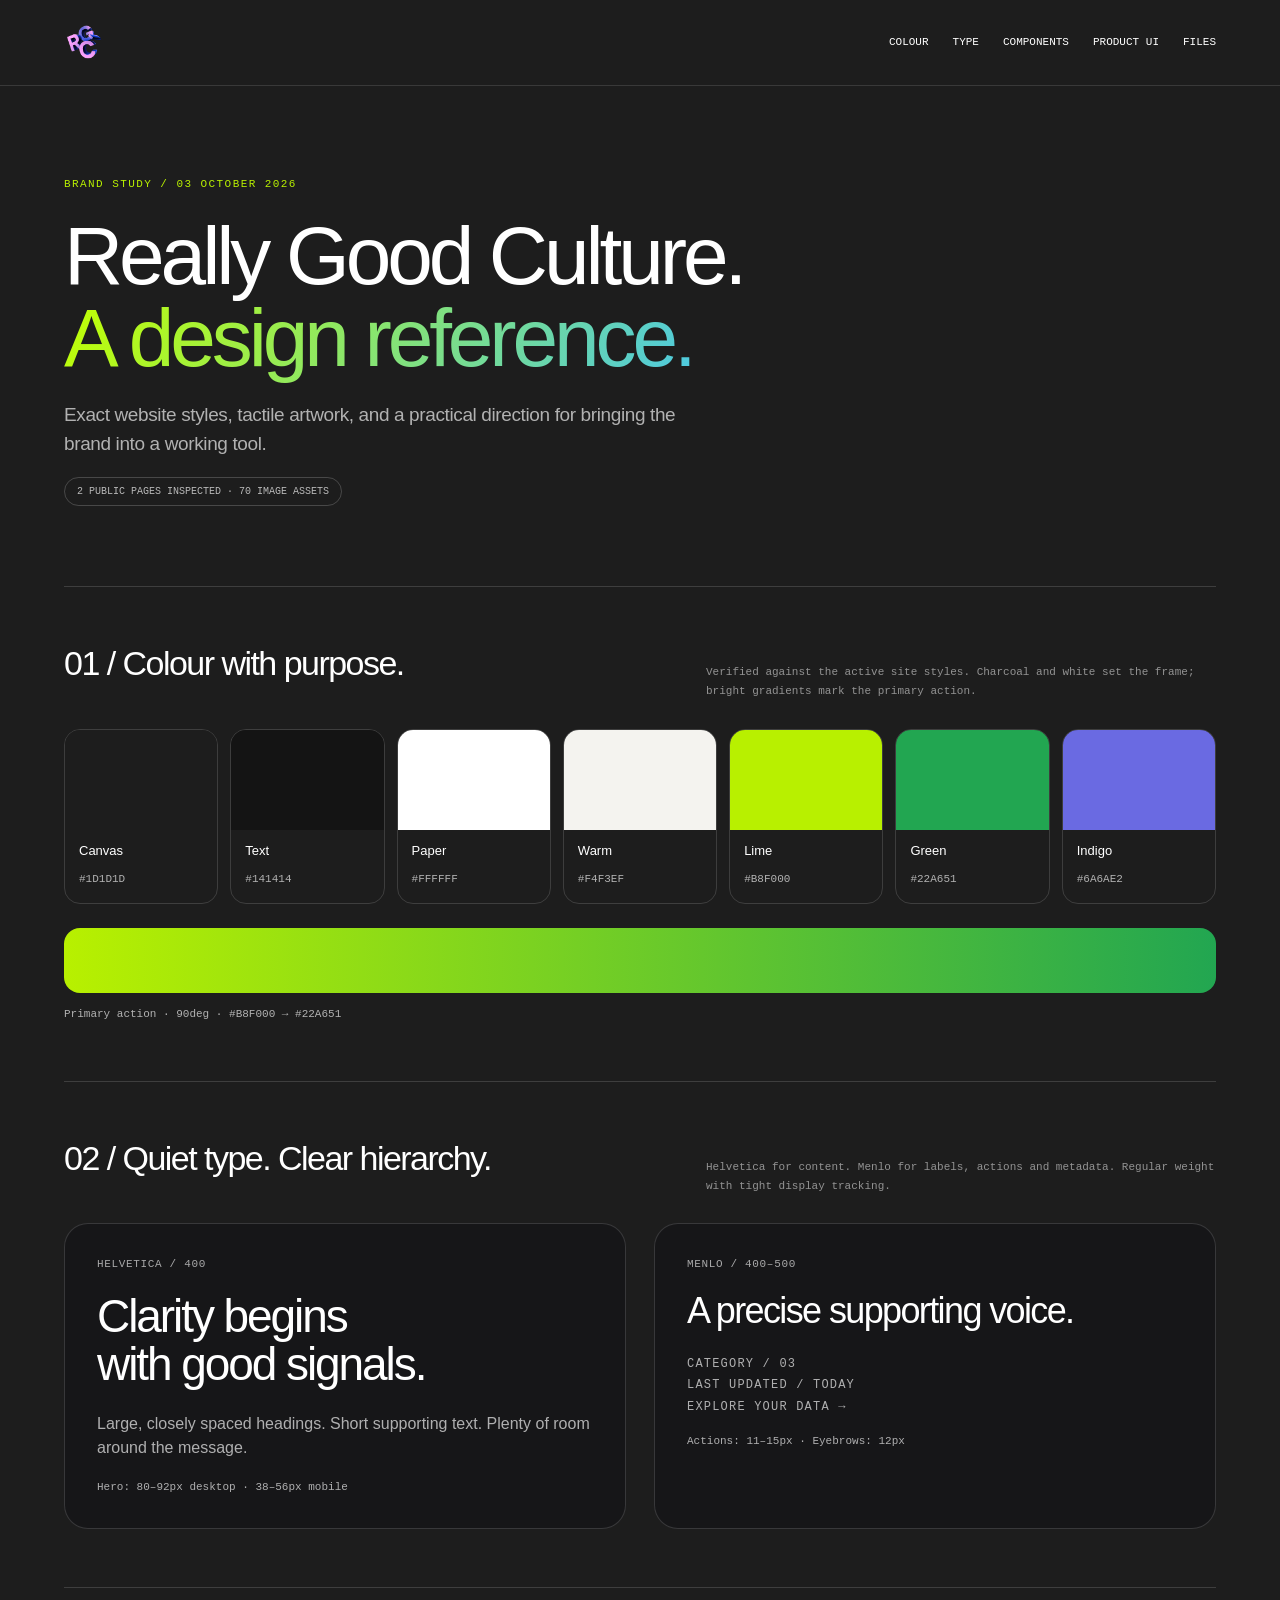
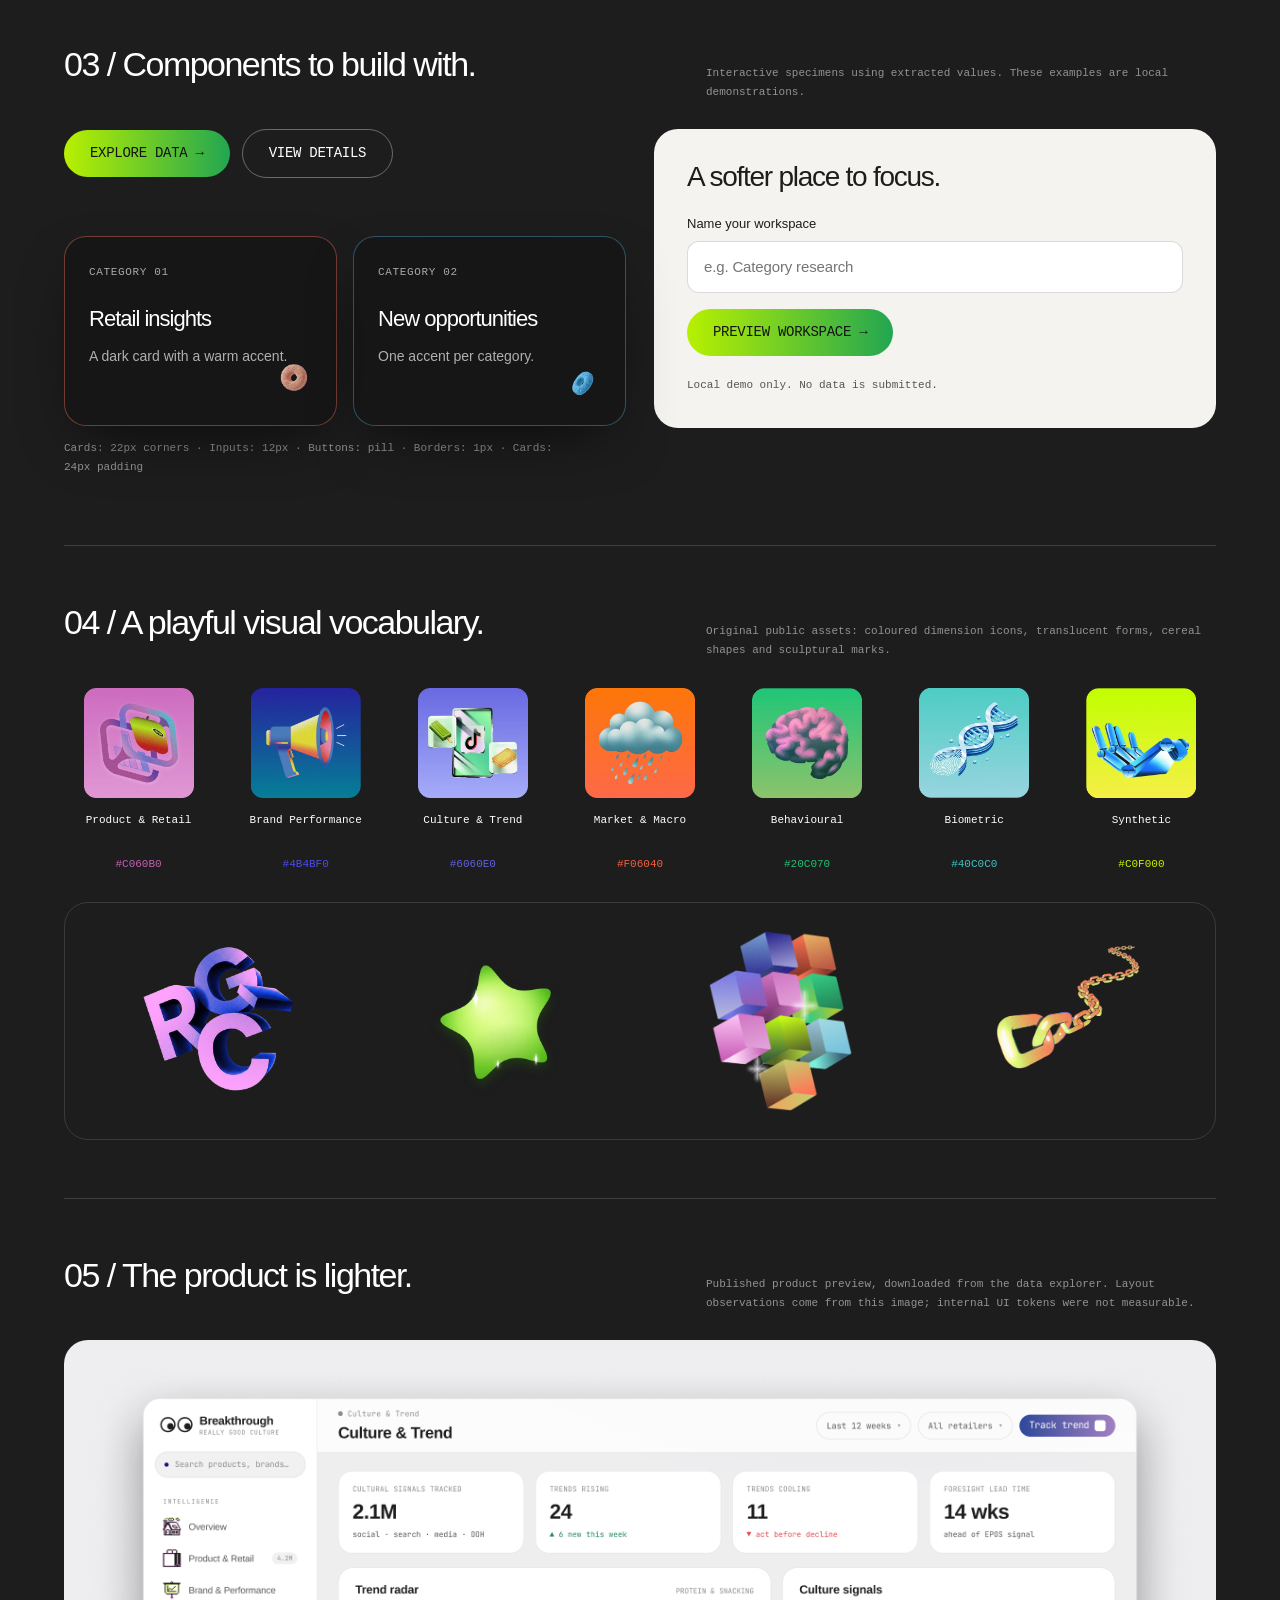
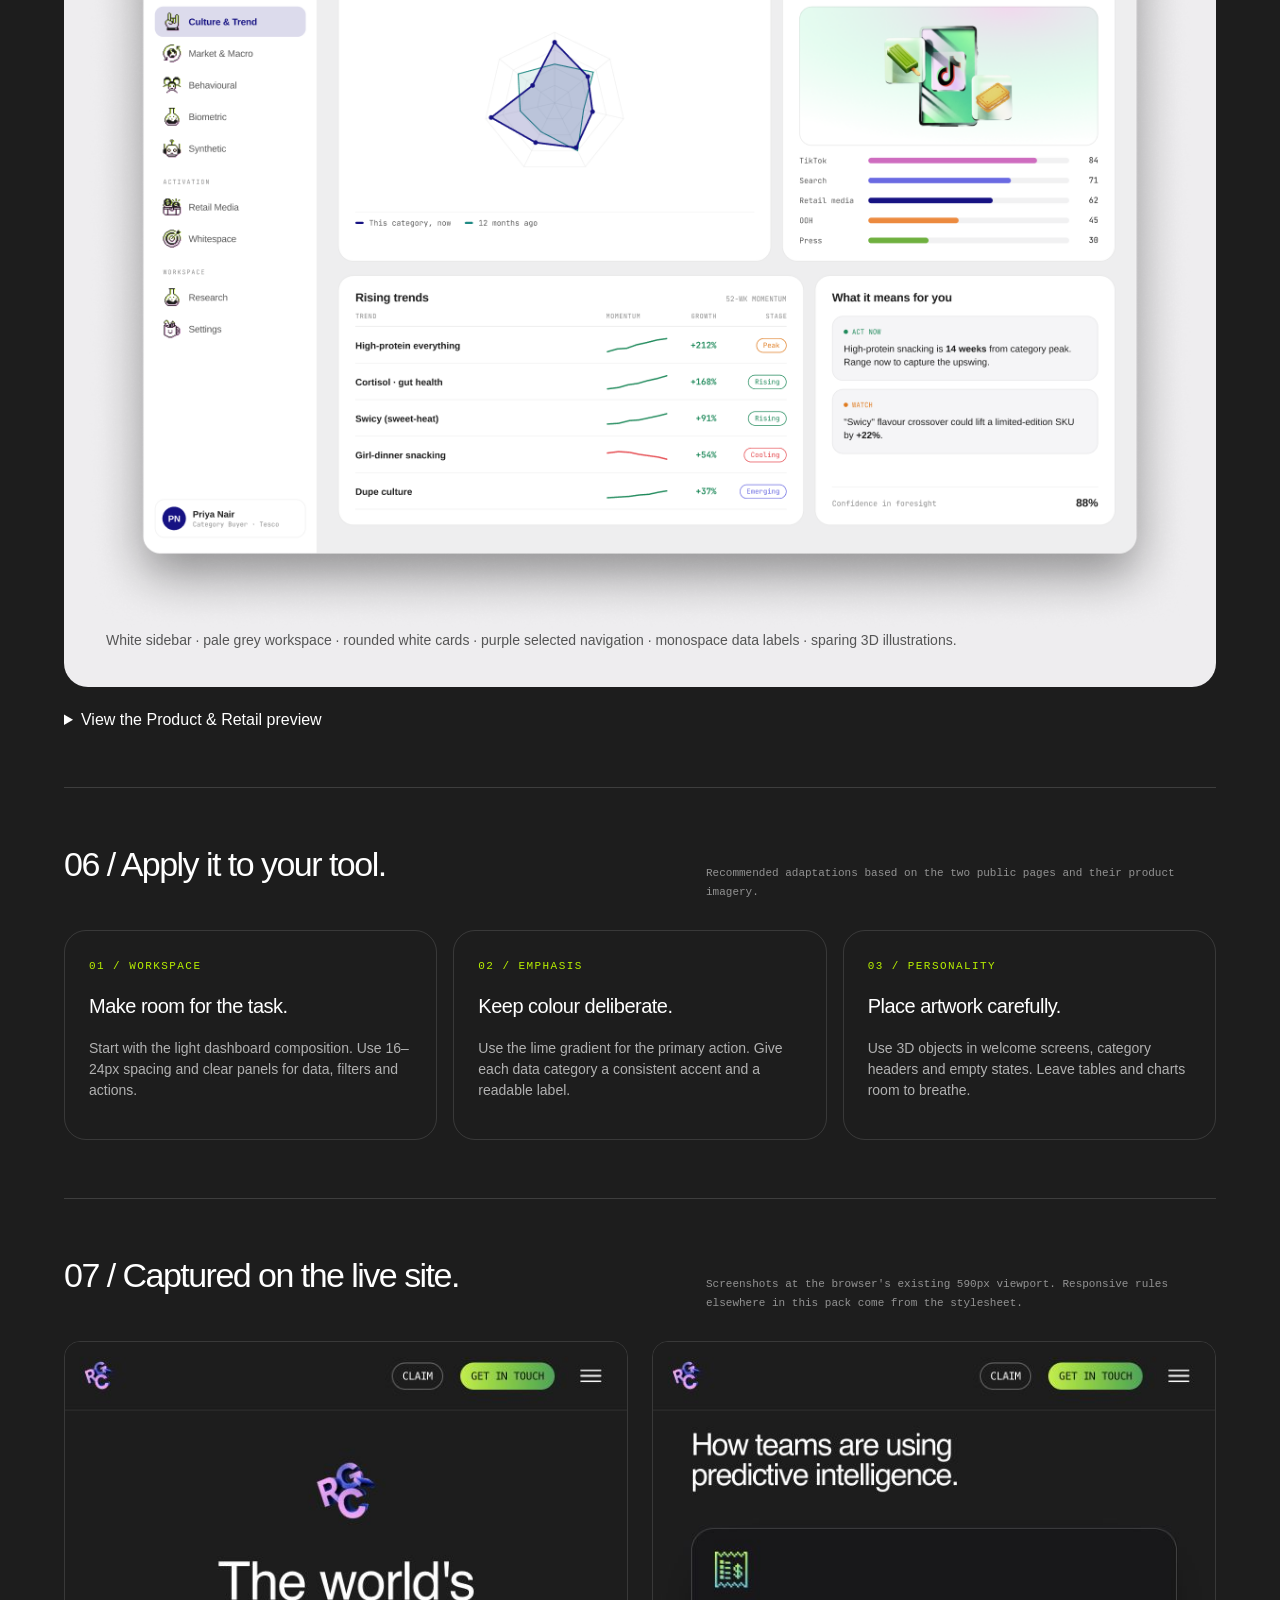
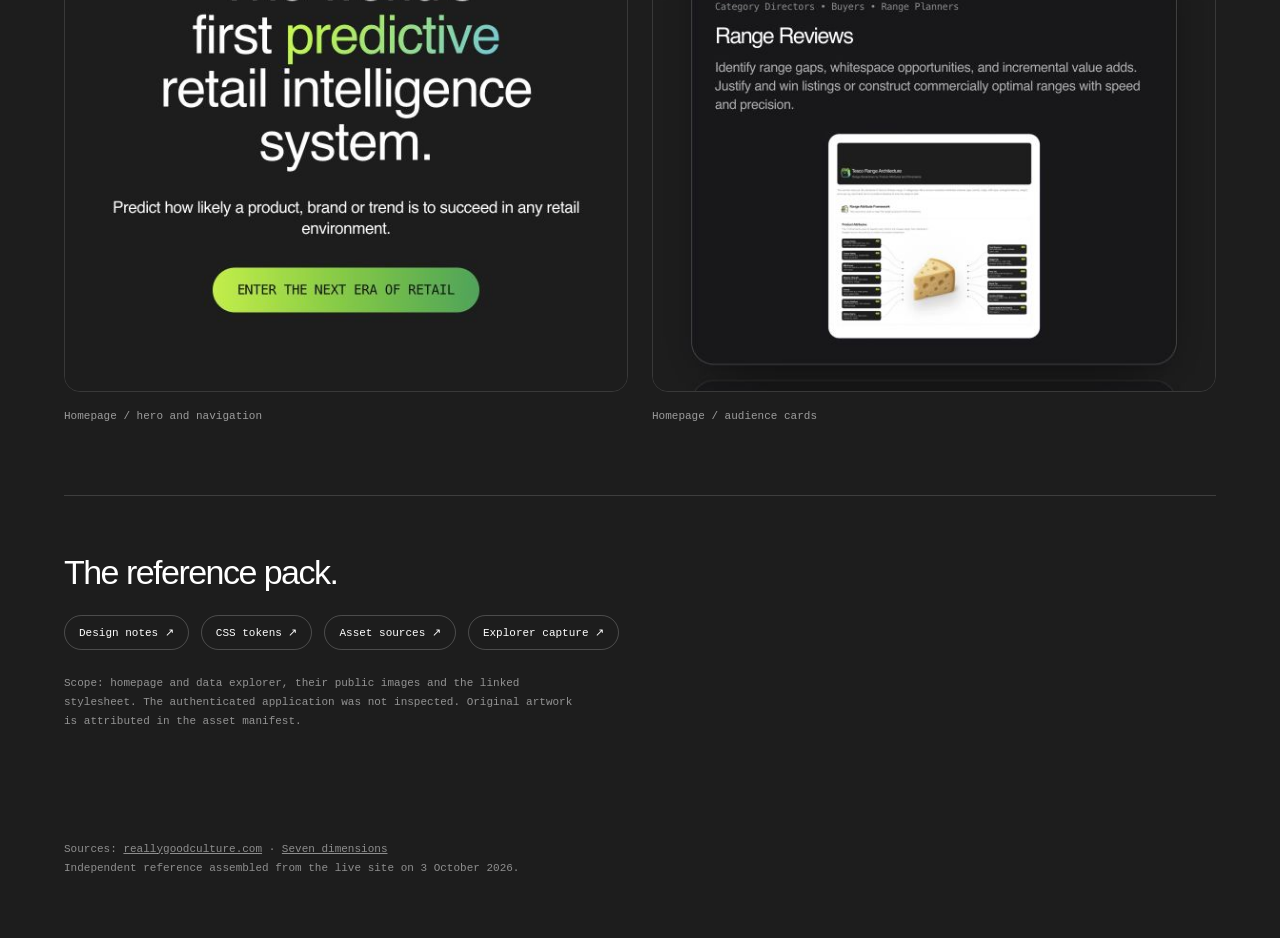
<file: rgc-brand-reference/index.html>
<!doctype html><html lang="en"><head><meta charset="utf-8"><meta name="viewport" content="width=device-width,initial-scale=1"><title>Really Good Culture · Design reference</title><link rel="stylesheet" href="tokens.css"><style>
*{box-sizing:border-box}html{scroll-behavior:smooth}body{margin:0;background:#1d1d1d;color:#fff;font-family:Helvetica,"Helvetica Neue",Arial,sans-serif;-webkit-font-smoothing:antialiased}a{color:inherit}header{padding:22px 5vw;border-bottom:1px solid #ffffff20;display:flex;align-items:center;justify-content:space-between;gap:20px}header img{width:40px}header nav{display:flex;gap:24px;flex-wrap:wrap;font:11px Menlo,monospace;text-transform:uppercase}header a{text-decoration:none}main{max-width:1320px;margin:auto;padding:0 5vw}.hero{padding:90px 0 80px;position:relative;max-width:900px}.kicker{font:11px/1.6 Menlo,monospace;letter-spacing:.13em;text-transform:uppercase;color:#b8f000}.hero h1{font-size:clamp(46px,6.5vw,82px);font-weight:400;letter-spacing:-.05em;line-height:1;margin:22px 0}.gradient{background:var(--rgc-highlight-gradient);background-clip:text;-webkit-background-clip:text;color:transparent}.hero p{font-size:19px;line-height:1.5;color:#ffffffa8;max-width:630px;letter-spacing:-.02em}.tag{display:inline-flex;font:10px Menlo,monospace;padding:8px 12px;border:1px solid #ffffff30;border-radius:999px;color:#ffffffb0}.section{padding:58px 0;border-top:1px solid #ffffff25;scroll-margin-top:24px}.section-head{display:flex;justify-content:space-between;gap:24px;align-items:baseline;margin-bottom:28px}.section h2{font-size:34px;line-height:1.1;letter-spacing:-.045em;font-weight:400;margin:0}.note{font:11px/1.7 Menlo,monospace;color:#ffffff85;max-width:510px}p{line-height:1.5;color:#ffffffa8}.swatches{display:grid;grid-template-columns:repeat(7,1fr);gap:12px}.swatch{border:1px solid #ffffff25;border-radius:16px;overflow:hidden;padding-bottom:16px}.swatch>div{height:100px}.swatch b,.swatch code{display:block;padding:0 14px;margin-top:13px}.swatch b{font-size:13px;font-weight:400}code{font:11px/1.5 Menlo,monospace;color:#ffffffa8}.gradient-bar{height:65px;background:var(--rgc-cta-gradient);border-radius:16px;margin:24px 0 10px}.two{display:grid;grid-template-columns:1fr 1fr;gap:28px}.sample{border:1px solid #ffffff25;border-radius:24px;padding:32px;background:#161618}.sample h3{font-size:46px;line-height:1.05;letter-spacing:-.045em;font-weight:400;margin:18px 0 24px}.sample .mono{font:12px/1.8 Menlo,monospace;letter-spacing:.1em}.eyebrow{font:11px/1.6 Menlo,monospace;text-transform:uppercase;color:#ffffffa0;letter-spacing:.06em}.buttons{display:flex;gap:12px;align-items:center;flex-wrap:wrap}.ghost{background:transparent;color:#fff;border:1px solid #ffffff56}.form{background:#f4f3ef;color:#1d1d1d}.form h3{font-size:28px;margin-top:0}.form label{display:block;font-size:13px;margin-bottom:10px}.form .note{color:#555;margin-top:20px}.form .rgc-button{margin-top:16px}.mini{display:grid;grid-template-columns:1fr 1fr;gap:16px;margin-top:22px}.mini .rgc-card{position:relative;overflow:hidden;min-height:190px}.mini h3{font-size:22px;font-weight:400;margin:24px 0 8px;letter-spacing:-.045em}.mini p{font-size:14px;max-width:200px}.mini img{position:absolute;width:48px;right:18px;bottom:18px}.icons{display:grid;grid-template-columns:repeat(7,1fr);gap:18px}.icon{text-align:center}.icon img{width:100%;max-width:110px}.icon b{display:block;font:11px/1.5 Menlo,monospace;margin:10px 0 8px;min-height:33px}.art{display:flex;gap:30px;justify-content:space-around;align-items:center;padding:28px;border:1px solid #ffffff20;border-radius:24px;margin-top:30px;min-height:220px;overflow:hidden}.art img{width:20%;max-width:180px;max-height:180px;object-fit:contain}.product{background:#eeedef;border-radius:24px;padding:24px;color:#1d1d1d}.product img{width:100%;display:block}.product p{color:#555;font-size:14px;margin:0 18px 12px}.shots{display:grid;grid-template-columns:1fr 1fr;gap:24px}.shots figure{margin:0}.shots img{width:100%;border:1px solid #ffffff20;border-radius:16px}.shots figcaption{font:11px/1.6 Menlo,monospace;color:#ffffff90;margin:12px 0}.recommendations{display:grid;grid-template-columns:repeat(3,1fr);gap:16px}.recommendations article{padding:24px;border:1px solid #ffffff20;border-radius:22px}.recommendations h3{font-size:20px;font-weight:400;letter-spacing:-.025em}.recommendations p{font-size:14px}footer{padding:40px 0 60px;color:#ffffff80;font:11px/1.8 Menlo,monospace}.files{display:flex;flex-wrap:wrap;gap:12px;margin:24px 0}.files a{border:1px solid #ffffff35;padding:10px 14px;border-radius:999px;text-decoration:none;font:11px Menlo,monospace}#demo-feedback{min-height:20px;font:12px Menlo,monospace;color:#b8f000;margin-top:16px}a:focus-visible,button:focus-visible{outline:2px solid #b8f000;outline-offset:4px}@media(max-width:760px){header{align-items:flex-start}.hero{padding:55px 0}.two,.shots{grid-template-columns:1fr}.swatches{grid-template-columns:repeat(4,1fr)}.icons{grid-template-columns:repeat(4,1fr)}.section-head{display:block}.section-head .note{margin-top:16px}.recommendations{grid-template-columns:1fr}.sample{padding:24px}.mini{grid-template-columns:1fr}.art{gap:14px;padding:16px}.section h2{font-size:30px}}@media(prefers-reduced-motion:reduce){html{scroll-behavior:auto}}
</style></head><body><header><img src="assets/rgc-logo.png" alt="Really Good Culture logo"><nav><a href="#palette">Colour</a><a href="#type">Type</a><a href="#components">Components</a><a href="#product">Product UI</a><a href="#files">Files</a></nav></header><main>
<section class="hero"><div class="kicker">Brand study / 03 October 2026</div><h1>Really Good Culture.<br><span class="gradient">A design reference.</span></h1><p>Exact website styles, tactile artwork, and a practical direction for bringing the brand into a working tool.</p><span class="tag">2 PUBLIC PAGES INSPECTED · 70 IMAGE ASSETS</span></section>
<section class="section" id="palette"><div class="section-head"><h2>01 / Colour with purpose.</h2><div class="note">Verified against the active site styles. Charcoal and white set the frame; bright gradients mark the primary action.</div></div><div class="swatches"><div class="swatch"><div style="background:#1d1d1d"></div><b>Canvas</b><code>#1D1D1D</code></div><div class="swatch"><div style="background:#141414"></div><b>Text</b><code>#141414</code></div><div class="swatch"><div style="background:#ffffff"></div><b>Paper</b><code>#FFFFFF</code></div><div class="swatch"><div style="background:#f4f3ef"></div><b>Warm</b><code>#F4F3EF</code></div><div class="swatch"><div style="background:#b8f000"></div><b>Lime</b><code>#B8F000</code></div><div class="swatch"><div style="background:#22a651"></div><b>Green</b><code>#22A651</code></div><div class="swatch"><div style="background:#6a6ae2"></div><b>Indigo</b><code>#6A6AE2</code></div></div><div class="gradient-bar"></div><code>Primary action · 90deg · #B8F000 → #22A651</code></section>
<section class="section" id="type"><div class="section-head"><h2>02 / Quiet type. Clear hierarchy.</h2><div class="note">Helvetica for content. Menlo for labels, actions and metadata. Regular weight with tight display tracking.</div></div><div class="two"><div class="sample"><div class="eyebrow">Helvetica / 400</div><h3>Clarity begins<br>with good signals.</h3><p>Large, closely spaced headings. Short supporting text. Plenty of room around the message.</p><code>Hero: 80–92px desktop · 38–56px mobile</code></div><div class="sample"><div class="eyebrow">Menlo / 400–500</div><h3 style="font-size:36px">A precise supporting voice.</h3><p class="mono">CATEGORY / 03<br>LAST UPDATED / TODAY<br>EXPLORE YOUR DATA →</p><code>Actions: 11–15px · Eyebrows: 12px</code></div></div></section>
<section class="section" id="components"><div class="section-head"><h2>03 / Components to build with.</h2><div class="note">Interactive specimens using extracted values. These examples are local demonstrations.</div></div><div class="two"><div><div class="buttons"><button class="rgc-button" id="primary">Explore data →</button><button class="rgc-button ghost" id="secondary">View details</button></div><div id="demo-feedback" aria-live="polite"></div><div class="mini"><div class="rgc-card" style="border-color:#f2705a6b"><span class="eyebrow">Category 01</span><h3>Retail insights</h3><p>A dark card with a warm accent.</p><img src="assets/cereal-coral.webp" alt="Coral cereal ornament"></div><div class="rgc-card" style="border-color:#4fa8cf6b"><span class="eyebrow">Category 02</span><h3>New opportunities</h3><p>One accent per category.</p><img src="assets/cereal-blue.webp" alt="Blue cereal ornament"></div></div></div><div class="sample form"><h3>A softer place to focus.</h3><label for="demo-input">Name your workspace</label><input id="demo-input" class="rgc-input" placeholder="e.g. Category research"><button class="rgc-button" id="form-demo">Preview workspace →</button><div class="note" id="form-feedback" aria-live="polite">Local demo only. No data is submitted.</div></div></div><p class="note">Cards: 22px corners · Inputs: 12px · Buttons: pill · Borders: 1px · Cards: 24px padding</p></section>
<section class="section"><div class="section-head"><h2>04 / A playful visual vocabulary.</h2><div class="note">Original public assets: coloured dimension icons, translucent forms, cereal shapes and sculptural marks.</div></div><div class="icons"><div class="icon"><img src="assets/color-product.webp" alt="Product & Retail"><b>Product & Retail</b><code style="color:#c060b0">#C060B0</code></div><div class="icon"><img src="assets/color-perform.webp" alt="Brand Performance"><b>Brand Performance</b><code style="color:#4b4bf0">#4B4BF0</code></div><div class="icon"><img src="assets/color-trend.webp" alt="Culture & Trend"><b>Culture & Trend</b><code style="color:#6060e0">#6060E0</code></div><div class="icon"><img src="assets/color-market.webp" alt="Market & Macro"><b>Market & Macro</b><code style="color:#f06040">#F06040</code></div><div class="icon"><img src="assets/color-behave.webp" alt="Behavioural"><b>Behavioural</b><code style="color:#20c070">#20C070</code></div><div class="icon"><img src="assets/color-biometric.webp" alt="Biometric"><b>Biometric</b><code style="color:#40c0c0">#40C0C0</code></div><div class="icon"><img src="assets/color-synthetic.webp" alt="Synthetic"><b>Synthetic</b><code style="color:#c0f000">#C0F000</code></div></div><div class="art"><img src="assets/rgc-3d-logo.png" alt="Sculptural RGC logo"><img src="assets/star-3d.webp" alt="Three dimensional star"><img src="assets/cubes-logo.png" alt="Colourful cube cluster"><img src="assets/chain.webp" alt="Sculptural chain"></div></section>
<section class="section" id="product"><div class="section-head"><h2>05 / The product is lighter.</h2><div class="note">Published product preview, downloaded from the data explorer. Layout observations come from this image; internal UI tokens were not measurable.</div></div><div class="product"><img src="assets/culturetrend-screen.png" alt="RGC published Culture and Trend dashboard preview"><p>White sidebar · pale grey workspace · rounded white cards · purple selected navigation · monospace data labels · sparing 3D illustrations.</p></div><details style="margin-top:24px"><summary>View the Product & Retail preview</summary><div class="product" style="margin-top:20px"><img src="assets/prodretail-screen.png" alt="RGC published Product and Retail dashboard preview"></div></details></section>
<section class="section"><div class="section-head"><h2>06 / Apply it to your tool.</h2><div class="note">Recommended adaptations based on the two public pages and their product imagery.</div></div><div class="recommendations"><article><span class="kicker">01 / Workspace</span><h3>Make room for the task.</h3><p>Start with the light dashboard composition. Use 16–24px spacing and clear panels for data, filters and actions.</p></article><article><span class="kicker">02 / Emphasis</span><h3>Keep colour deliberate.</h3><p>Use the lime gradient for the primary action. Give each data category a consistent accent and a readable label.</p></article><article><span class="kicker">03 / Personality</span><h3>Place artwork carefully.</h3><p>Use 3D objects in welcome screens, category headers and empty states. Leave tables and charts room to breathe.</p></article></div></section>
<section class="section"><div class="section-head"><h2>07 / Captured on the live site.</h2><div class="note">Screenshots at the browser's existing 590px viewport. Responsive rules elsewhere in this pack come from the stylesheet.</div></div><div class="shots"><figure><img src="screenshots/homepage.jpg" alt="Live RGC homepage screenshot"><figcaption>Homepage / hero and navigation</figcaption></figure><figure><img src="screenshots/cards.jpg" alt="Live RGC audience card screenshot"><figcaption>Homepage / audience cards</figcaption></figure></div></section>
<section class="section" id="files"><h2>The reference pack.</h2><div class="files"><a href="README.md">Design notes ↗</a><a href="tokens.css">CSS tokens ↗</a><a href="asset-manifest.json">Asset sources ↗</a><a href="screenshots/data-explorer.jpg">Explorer capture ↗</a></div><p class="note">Scope: homepage and data explorer, their public images and the linked stylesheet. The authenticated application was not inspected. Original artwork is attributed in the asset manifest.</p></section><footer>Sources: <a href="https://reallygoodculture.com/">reallygoodculture.com</a> · <a href="https://reallygoodculture.com/seven-dimensions">Seven dimensions</a><br>Independent reference assembled from the live site on 3 October 2026.</footer></main><script>
document.getElementById('primary').onclick=()=>document.getElementById('demo-feedback').textContent='Primary action selected — gradient button specimen.';
document.getElementById('secondary').onclick=()=>document.getElementById('demo-feedback').textContent='Secondary action selected — outline button specimen.';
document.getElementById('form-demo').onclick=()=>{const name=document.getElementById('demo-input').value.trim();document.getElementById('form-feedback').textContent=name?'Preview: '+name+' — saved nowhere; this is a style demo.':'Enter a workspace name to try the input.';};
</script></body></html>
</file>
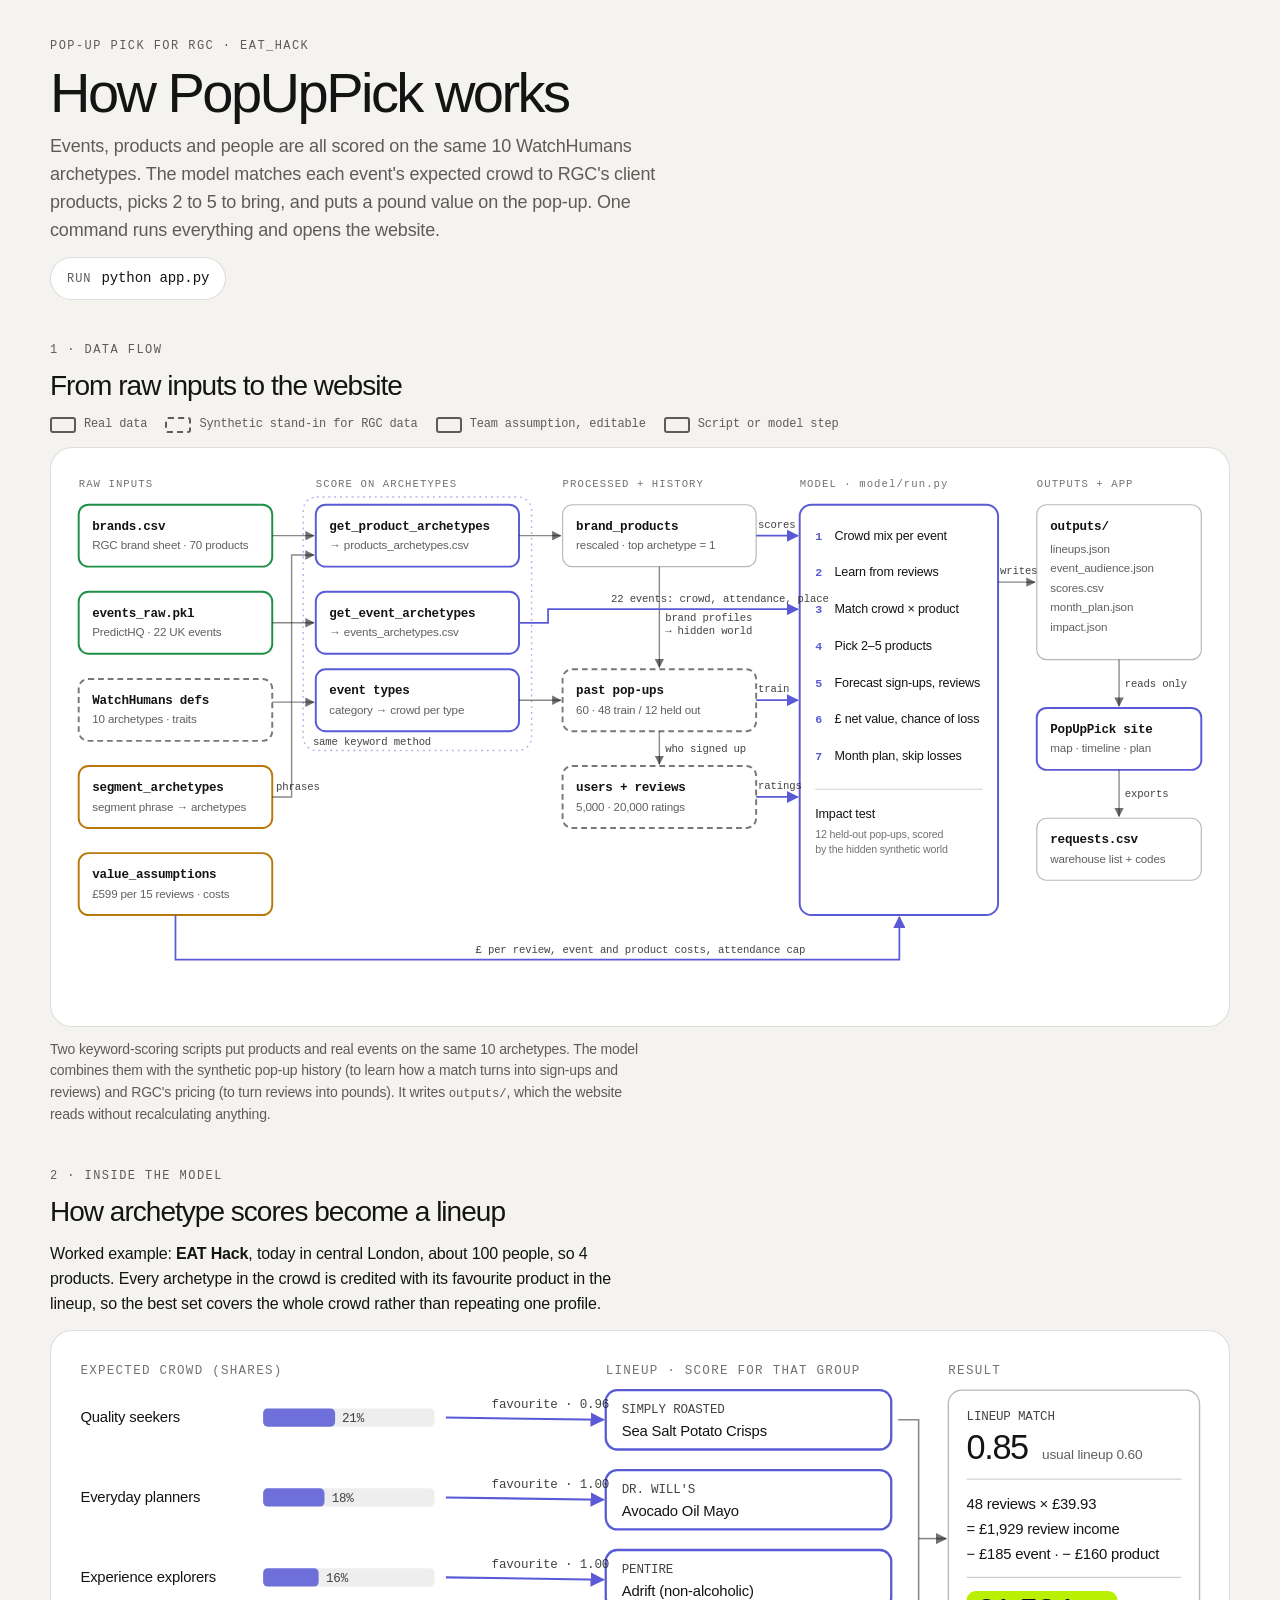
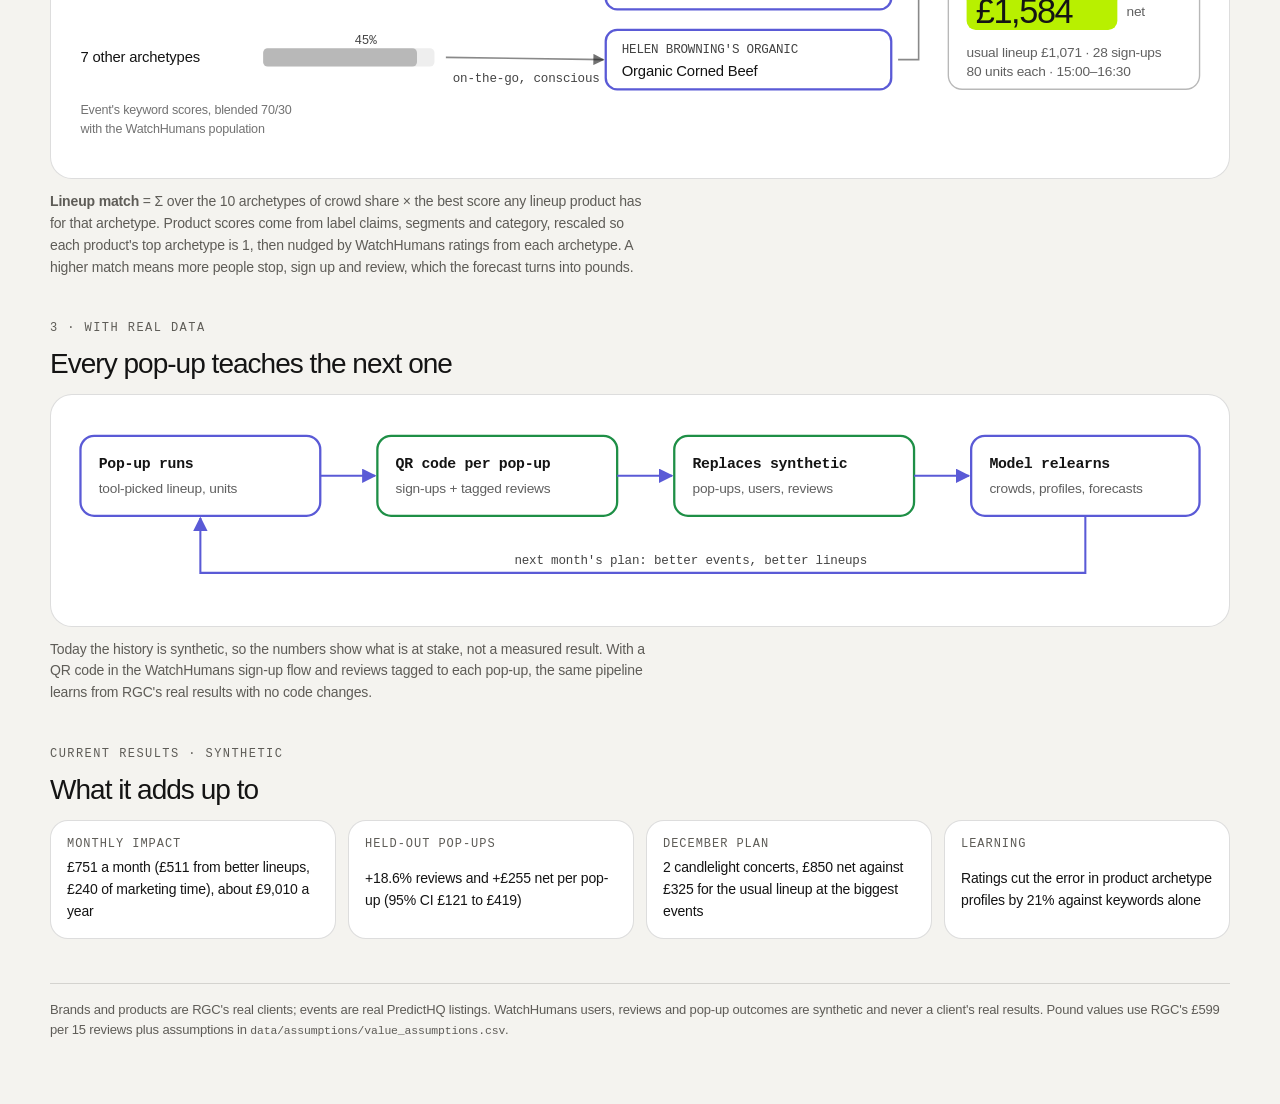
<file: PopUpPick System Map.html>
<!doctype html><html><head><meta charset=utf8><meta name=viewport content="width=device-width,initial-scale=1,viewport-fit=cover"><style>:root{color-scheme:light;box-sizing:border-box;padding-top:env(safe-area-inset-top,0px);padding-bottom:env(safe-area-inset-bottom,0px)}html{scroll-padding-top:env(safe-area-inset-top,0px)}body{margin:0;padding:0;font:14px -apple-system,BlinkMacSystemFont,sans-serif;background:#faf9f5;color:#141413}img{max-width:100%}[hidden]:not([hidden=until-found i]){display:none!important}</style></head><body>
<title>PopUpPick System Map</title>
<style>
/* Layout: one reading column; each diagram sits in its own scrollable figure, read left to right. */
:root {
  --bg: #F4F3EF; --fg: #141414; --muted: #5E5C57; --card: #FFFFFF; --rule: rgba(20,20,20,.14);
  --real: #1E8F46; --syn: #7A7873; --asm: #B9780A; --accent: #5A5AD6; --win: #B8F000;
  --display: Helvetica, "Helvetica Neue", Arial, sans-serif;
  --mono: Menlo, "SF Mono", ui-monospace, SFMono-Regular, monospace;
}
@media (prefers-color-scheme: dark) { :root:not([data-theme="light"]) {
  --bg: #1D1D1D; --fg: #F4F3EF; --muted: #A9A7A0; --card: #262628; --rule: rgba(244,243,239,.16);
  --real: #4CC97A; --syn: #9C9A94; --asm: #E8B04A; --accent: #9A9AF2; --win: #B8F000; color-scheme: dark } }
:root[data-theme="dark"] {
  --bg: #1D1D1D; --fg: #F4F3EF; --muted: #A9A7A0; --card: #262628; --rule: rgba(244,243,239,.16);
  --real: #4CC97A; --syn: #9C9A94; --asm: #E8B04A; --accent: #9A9AF2; --win: #B8F000; color-scheme: dark }

body { background: var(--bg); color: var(--fg); font: 400 16px/1.55 var(--display); letter-spacing: -.01em; }
.wrap { max-width: 1180px; margin: 0 auto; padding-inline: 20px; padding-block: 40px 64px; display: grid; gap: 44px; }
header { display: grid; gap: 12px; max-width: 70ch; }
.eyebrow { font: 500 12px/1 var(--mono); text-transform: uppercase; letter-spacing: .12em; color: var(--muted); margin: 0; }
h1 { font: 400 clamp(34px, 6vw, 56px)/1.02 var(--display); letter-spacing: -.045em; margin: 0; text-wrap: balance; }
h2 { font: 400 28px/1.15 var(--display); letter-spacing: -.035em; margin: 0; text-wrap: balance; }
p { margin: 0; max-width: 68ch; }
.lede { font-size: 18px; color: var(--muted); }
code, .mono { font-family: var(--mono); font-size: .88em; }
.run { display: inline-flex; gap: 10px; align-items: center; padding: 10px 16px; border-radius: 999px; border: 1px solid var(--rule); background: var(--card); width: fit-content; }
.run b { font: 500 12px/1 var(--mono); text-transform: uppercase; letter-spacing: .08em; color: var(--muted); }

section { display: grid; gap: 14px; }
figure { margin: 0; display: grid; gap: 12px; }
.scroll { overflow-x: auto; background: var(--card); border: 1px solid var(--rule); border-radius: 22px; padding: 18px; }
svg { display: block; width: 100%; height: auto; color: var(--fg); }
.wide svg { min-width: 940px; }
.mid svg { min-width: 760px; }
figcaption { font-size: 14px; color: var(--muted); max-width: 78ch; }
.legend { display: flex; flex-wrap: wrap; gap: 8px 18px; font: 400 12px/1.2 var(--mono); color: var(--muted); }
.legend span { display: inline-flex; gap: 8px; align-items: center; }
.legend i { width: 22px; height: 12px; border-radius: 3px; border: 2px solid; display: inline-block; }
.lg-real { border-color: var(--real); } .lg-syn { border-color: var(--syn); border-style: dashed !important; } .lg-asm { border-color: var(--asm); }
.lg-proc { border-color: var(--accent); }

/* SVG parts, coloured from the page tokens so both themes read */
svg text { fill: currentColor; }
.bx { fill: var(--card); stroke: currentColor; stroke-opacity: .3; stroke-width: 1.2; }
.real { stroke: var(--real); stroke-opacity: 1; stroke-width: 2; }
.syn { stroke: var(--syn); stroke-opacity: 1; stroke-width: 2; stroke-dasharray: 6 4; }
.asm { stroke: var(--asm); stroke-opacity: 1; stroke-width: 2; }
.proc { stroke: var(--accent); stroke-opacity: 1; stroke-width: 2; }
.group { fill: none; stroke: var(--accent); stroke-opacity: .45; stroke-dasharray: 2 4; stroke-width: 1.5; }
.t { font: 600 13px var(--mono); letter-spacing: -.02em; }
.s { font: 400 12px var(--display); fill-opacity: .68; }
.h { font: 500 11px var(--mono); letter-spacing: .1em; fill-opacity: .6; }
.lbl { font: 400 11px var(--mono); fill-opacity: .8; }
.ar { stroke: currentColor; stroke-opacity: .5; stroke-width: 1.4; fill: none; }
.ar-acc { stroke: var(--accent); stroke-opacity: 1; stroke-width: 1.8; fill: none; }
.head { fill: currentColor; fill-opacity: .6; }
.head-acc { fill: var(--accent); }
.step { font: 400 13px var(--display); }
.num { font: 600 12px var(--mono); fill: var(--accent) !important; }
.div { stroke: currentColor; stroke-opacity: .2; }
.bar { fill: var(--accent); fill-opacity: .85; }
.bar.o { fill: currentColor; fill-opacity: .25; }
.track { fill: currentColor; fill-opacity: .07; }
.win { fill: var(--win); }
.big { font: 400 30px var(--display); letter-spacing: -.04em; }
.small-note { font: 400 11px var(--display); fill-opacity: .6; }

.facts { display: grid; grid-template-columns: repeat(auto-fit, minmax(220px, 1fr)); gap: 12px; }
.fact { background: var(--card); border: 1px solid var(--rule); border-radius: 18px; padding: 16px; display: grid; gap: 6px; min-width: 0; }
.fact b { font: 500 12px/1.2 var(--mono); text-transform: uppercase; letter-spacing: .08em; color: var(--muted); }
.fact span { font-size: 14px; }
footer { font-size: 13px; color: var(--muted); border-top: 1px solid var(--rule); padding-top: 16px; }
:focus-visible { outline: 2px solid var(--accent); outline-offset: 3px; }
</style>

<div class="wrap">
  <header>
    <p class="eyebrow">Pop-up Pick for RGC · EAT_HACK</p>
    <h1>How PopUpPick works</h1>
    <p class="lede">Events, products and people are all scored on the same 10 WatchHumans archetypes. The model matches each event's expected crowd to RGC's client products, picks 2 to 5 to bring, and puts a pound value on the pop-up. One command runs everything and opens the website.</p>
    <div class="run"><b>Run</b><code>python app.py</code></div>
  </header>

  <section aria-labelledby="flow">
    <p class="eyebrow">1 · Data flow</p>
    <h2 id="flow">From raw inputs to the website</h2>
    <div class="legend" aria-hidden="true">
      <span><i class="lg-real"></i>Real data</span>
      <span><i class="lg-syn"></i>Synthetic stand-in for RGC data</span>
      <span><i class="lg-asm"></i>Team assumption, editable</span>
      <span><i class="lg-proc"></i>Script or model step</span>
    </div>
    <figure>
      <div class="scroll wide">
      <svg viewBox="0 0 1180 560" role="img" aria-label="Data flow: the brand sheet and PredictHQ events are scored on archetypes with one keyword method, combined with synthetic pop-up history and RGC's pricing in the model, which writes the outputs the PopUpPick website reads.">
        <defs>
          <marker id="a" viewBox="0 0 10 10" refX="9" refY="5" markerWidth="7" markerHeight="7" orient="auto-start-reverse"><path d="M0,0 L10,5 L0,10 z" class="head"/></marker>
          <marker id="aa" viewBox="0 0 10 10" refX="9" refY="5" markerWidth="7" markerHeight="7" orient="auto-start-reverse"><path d="M0,0 L10,5 L0,10 z" class="head-acc"/></marker>
        </defs>

        <!-- column headings -->
        <text class="h" x="10" y="22">RAW INPUTS</text>
        <text class="h" x="255" y="22">SCORE ON ARCHETYPES</text>
        <text class="h" x="510" y="22">PROCESSED + HISTORY</text>
        <text class="h" x="755" y="22">MODEL · model/run.py</text>
        <text class="h" x="1000" y="22">OUTPUTS + APP</text>

        <!-- column 1: raw inputs -->
        <rect class="bx real" x="10" y="40" width="200" height="64" rx="10"/>
        <text class="t" x="24" y="66">brands.csv</text><text class="s" x="24" y="86">RGC brand sheet · 70 products</text>
        <rect class="bx real" x="10" y="130" width="200" height="64" rx="10"/>
        <text class="t" x="24" y="156">events_raw.pkl</text><text class="s" x="24" y="176">PredictHQ · 22 UK events</text>
        <rect class="bx syn" x="10" y="220" width="200" height="64" rx="10"/>
        <text class="t" x="24" y="246">WatchHumans defs</text><text class="s" x="24" y="266">10 archetypes · traits</text>
        <rect class="bx asm" x="10" y="310" width="200" height="64" rx="10"/>
        <text class="t" x="24" y="336">segment_archetypes</text><text class="s" x="24" y="356">segment phrase → archetypes</text>
        <rect class="bx asm" x="10" y="400" width="200" height="64" rx="10"/>
        <text class="t" x="24" y="426">value_assumptions</text><text class="s" x="24" y="446">£599 per 15 reviews · costs</text>

        <!-- column 2: one keyword method -->
        <rect class="group" x="242" y="32" width="236" height="262" rx="14"/>
        <text class="lbl" x="252" y="288">same keyword method</text>
        <rect class="bx proc" x="255" y="40" width="210" height="64" rx="10"/>
        <text class="t" x="269" y="66">get_product_archetypes</text><text class="s" x="269" y="86">→ products_archetypes.csv</text>
        <rect class="bx proc" x="255" y="130" width="210" height="64" rx="10"/>
        <text class="t" x="269" y="156">get_event_archetypes</text><text class="s" x="269" y="176">→ events_archetypes.csv</text>
        <rect class="bx proc" x="255" y="210" width="210" height="64" rx="10"/>
        <text class="t" x="269" y="236">event types</text><text class="s" x="269" y="256">category → crowd per type</text>

        <!-- column 3: processed tables and synthetic history -->
        <rect class="bx" x="510" y="40" width="200" height="64" rx="10"/>
        <text class="t" x="524" y="66">brand_products</text><text class="s" x="524" y="86">rescaled · top archetype = 1</text>
        <rect class="bx syn" x="510" y="210" width="200" height="64" rx="10"/>
        <text class="t" x="524" y="236">past pop-ups</text><text class="s" x="524" y="256">60 · 48 train / 12 held out</text>
        <rect class="bx syn" x="510" y="310" width="200" height="64" rx="10"/>
        <text class="t" x="524" y="336">users + reviews</text><text class="s" x="524" y="356">5,000 · 20,000 ratings</text>

        <!-- column 4: model -->
        <rect class="bx proc" x="755" y="40" width="205" height="424" rx="12"/>
        <text class="num" x="771" y="76">1</text><text class="step" x="791" y="76">Crowd mix per event</text>
        <text class="num" x="771" y="114">2</text><text class="step" x="791" y="114">Learn from reviews</text>
        <text class="num" x="771" y="152">3</text><text class="step" x="791" y="152">Match crowd × product</text>
        <text class="num" x="771" y="190">4</text><text class="step" x="791" y="190">Pick 2–5 products</text>
        <text class="num" x="771" y="228">5</text><text class="step" x="791" y="228">Forecast sign-ups, reviews</text>
        <text class="num" x="771" y="266">6</text><text class="step" x="791" y="266">£ net value, chance of loss</text>
        <text class="num" x="771" y="304">7</text><text class="step" x="791" y="304">Month plan, skip losses</text>
        <line class="div" x1="771" y1="334" x2="944" y2="334"/>
        <text class="step" x="771" y="364">Impact test</text>
        <text class="small-note" x="771" y="384">12 held-out pop-ups, scored</text>
        <text class="small-note" x="771" y="400">by the hidden synthetic world</text>

        <!-- column 5: outputs and app -->
        <rect class="bx" x="1000" y="40" width="170" height="160" rx="10"/>
        <text class="t" x="1014" y="66">outputs/</text>
        <text class="s" x="1014" y="90">lineups.json</text>
        <text class="s" x="1014" y="110">event_audience.json</text>
        <text class="s" x="1014" y="130">scores.csv</text>
        <text class="s" x="1014" y="150">month_plan.json</text>
        <text class="s" x="1014" y="170">impact.json</text>
        <rect class="bx proc" x="1000" y="250" width="170" height="64" rx="10"/>
        <text class="t" x="1014" y="276">PopUpPick site</text><text class="s" x="1014" y="296">map · timeline · plan</text>
        <rect class="bx" x="1000" y="364" width="170" height="64" rx="10"/>
        <text class="t" x="1014" y="390">requests.csv</text><text class="s" x="1014" y="410">warehouse list + codes</text>

        <!-- arrows: inputs -> scoring -->
        <line class="ar" x1="210" y1="72" x2="253" y2="72" marker-end="url(#a)"/>
        <polyline class="ar" points="210,342 230,342 230,92 253,92" marker-end="url(#a)"/>
        <text class="lbl" x="214" y="335">phrases</text>
        <line class="ar" x1="210" y1="162" x2="253" y2="162" marker-end="url(#a)"/>
        <line class="ar" x1="210" y1="244" x2="253" y2="244" marker-end="url(#a)"/>

        <!-- scoring -> processed and history -->
        <line class="ar" x1="465" y1="72" x2="508" y2="72" marker-end="url(#a)"/>
        <line class="ar" x1="465" y1="242" x2="508" y2="242" marker-end="url(#a)"/>
        <polyline class="ar" points="610,104 610,208" marker-end="url(#a)"/>
        <text class="lbl" x="616" y="160">brand profiles</text>
        <text class="lbl" x="616" y="174">→ hidden world</text>
        <line class="ar" x1="610" y1="274" x2="610" y2="308" marker-end="url(#a)"/>
        <text class="lbl" x="616" y="296">who signed up</text>

        <!-- into the model -->
        <line class="ar-acc" x1="710" y1="72" x2="753" y2="72" marker-end="url(#aa)"/>
        <text class="lbl" x="712" y="64">scores</text>
        <polyline class="ar-acc" points="465,162 495,162 495,148 753,148" marker-end="url(#aa)"/>
        <text class="lbl" x="560" y="141">22 events: crowd, attendance, place</text>
        <line class="ar-acc" x1="710" y1="242" x2="753" y2="242" marker-end="url(#aa)"/>
        <text class="lbl" x="712" y="234">train</text>
        <line class="ar-acc" x1="710" y1="342" x2="753" y2="342" marker-end="url(#aa)"/>
        <text class="lbl" x="712" y="334">ratings</text>
        <polyline class="ar-acc" points="110,464 110,510 858,510 858,466" marker-end="url(#aa)"/>
        <text class="lbl" x="420" y="503">£ per review, event and product costs, attendance cap</text>

        <!-- model -> outputs -> app -> requests -->
        <line class="ar" x1="960" y1="120" x2="998" y2="120" marker-end="url(#a)"/>
        <text class="lbl" x="962" y="112">writes</text>
        <line class="ar" x1="1085" y1="200" x2="1085" y2="248" marker-end="url(#a)"/>
        <text class="lbl" x="1091" y="228">reads only</text>
        <line class="ar" x1="1085" y1="314" x2="1085" y2="362" marker-end="url(#a)"/>
        <text class="lbl" x="1091" y="342">exports</text>
      </svg>
      </div>
      <figcaption>Two keyword-scoring scripts put products and real events on the same 10 archetypes. The model combines them with the synthetic pop-up history (to learn how a match turns into sign-ups and reviews) and RGC's pricing (to turn reviews into pounds). It writes <code>outputs/</code>, which the website reads without recalculating anything.</figcaption>
    </figure>
  </section>

  <section aria-labelledby="match">
    <p class="eyebrow">2 · Inside the model</p>
    <h2 id="match">How archetype scores become a lineup</h2>
    <p>Worked example: <b>EAT Hack</b>, today in central London, about 100 people, so 4 products. Every archetype in the crowd is credited with its favourite product in the lineup, so the best set covers the whole crowd rather than repeating one profile.</p>
    <figure>
      <div class="scroll mid">
      <svg viewBox="0 0 1000 360" role="img" aria-label="Worked example, EAT Hack: the crowd is 21% quality seekers, 18% everyday planners and 16% experience explorers. Simply Roasted wins the quality seekers, Dr. Will's the planners and Pentire Adrift the explorers, giving a lineup match of 0.85 against 0.60 for the usual lineup, and a net value of £1,584 against £1,071.">
        <defs>
          <marker id="b" viewBox="0 0 10 10" refX="9" refY="5" markerWidth="7" markerHeight="7" orient="auto-start-reverse"><path d="M0,0 L10,5 L0,10 z" class="head-acc"/></marker>
          <marker id="b2" viewBox="0 0 10 10" refX="9" refY="5" markerWidth="7" markerHeight="7" orient="auto-start-reverse"><path d="M0,0 L10,5 L0,10 z" class="head"/></marker>
        </defs>
        <text class="h" x="10" y="22">EXPECTED CROWD (SHARES)</text>
        <text class="h" x="470" y="22">LINEUP · SCORE FOR THAT GROUP</text>
        <text class="h" x="770" y="22">RESULT</text>

        <!-- crowd bars: 150px track = 50% -->
        <text class="step" x="10" y="64">Quality seekers</text>
        <rect class="track" x="170" y="52" width="150" height="16" rx="4"/><rect class="bar" x="170" y="52" width="63" height="16" rx="4"/>
        <text class="lbl" x="239" y="64">21%</text>
        <text class="step" x="10" y="134">Everyday planners</text>
        <rect class="track" x="170" y="122" width="150" height="16" rx="4"/><rect class="bar" x="170" y="122" width="53.7" height="16" rx="4"/>
        <text class="lbl" x="230" y="134">18%</text>
        <text class="step" x="10" y="204">Experience explorers</text>
        <rect class="track" x="170" y="192" width="150" height="16" rx="4"/><rect class="bar" x="170" y="192" width="48.6" height="16" rx="4"/>
        <text class="lbl" x="225" y="204">16%</text>
        <text class="step" x="10" y="274">7 other archetypes</text>
        <rect class="track" x="170" y="262" width="150" height="16" rx="4"/><rect class="bar o" x="170" y="262" width="134.7" height="16" rx="4"/>
        <text class="lbl" x="250" y="258">45%</text>
        <text class="small-note" x="10" y="320">Event's keyword scores, blended 70/30</text>
        <text class="small-note" x="10" y="336">with the WatchHumans population</text>

        <!-- products -->
        <rect class="bx proc" x="470" y="36" width="250" height="52" rx="10"/>
        <text class="lbl" x="484" y="56">SIMPLY ROASTED</text><text class="step" x="484" y="76">Sea Salt Potato Crisps</text>
        <rect class="bx proc" x="470" y="106" width="250" height="52" rx="10"/>
        <text class="lbl" x="484" y="126">DR. WILL'S</text><text class="step" x="484" y="146">Avocado Oil Mayo</text>
        <rect class="bx proc" x="470" y="176" width="250" height="52" rx="10"/>
        <text class="lbl" x="484" y="196">PENTIRE</text><text class="step" x="484" y="216">Adrift (non-alcoholic)</text>
        <rect class="bx proc" x="470" y="246" width="250" height="52" rx="10"/>
        <text class="lbl" x="484" y="266">HELEN BROWNING'S ORGANIC</text><text class="step" x="484" y="286">Organic Corned Beef</text>

        <!-- favourite arrows with the product's score for that group -->
        <line class="ar-acc" x1="330" y1="60" x2="468" y2="62" marker-end="url(#b)"/>
        <text class="lbl" x="370" y="52">favourite · 0.96</text>
        <line class="ar-acc" x1="330" y1="130" x2="468" y2="132" marker-end="url(#b)"/>
        <text class="lbl" x="370" y="122">favourite · 1.00</text>
        <line class="ar-acc" x1="330" y1="200" x2="468" y2="202" marker-end="url(#b)"/>
        <text class="lbl" x="370" y="192">favourite · 1.00</text>
        <line class="ar" x1="330" y1="270" x2="468" y2="272" marker-end="url(#b2)"/>
        <text class="lbl" x="336" y="292">on-the-go, conscious</text>

        <!-- bracket to result -->
        <polyline class="ar" points="726,62 744,62 744,272 726,272"/>
        <line class="ar" x1="744" y1="166" x2="768" y2="166" marker-end="url(#b2)"/>

        <!-- result -->
        <rect class="bx" x="770" y="36" width="220" height="262" rx="12"/>
        <text class="lbl" x="786" y="62">LINEUP MATCH</text>
        <text class="big" x="786" y="96">0.85</text>
        <text class="s" x="852" y="96">usual lineup 0.60</text>
        <line class="div" x1="786" y1="114" x2="974" y2="114"/>
        <text class="step" x="786" y="140">48 reviews × £39.93</text>
        <text class="step" x="786" y="162">= £1,929 review income</text>
        <text class="step" x="786" y="184">− £185 event · − £160 product</text>
        <line class="div" x1="786" y1="200" x2="974" y2="200"/>
        <rect class="win" x="786" y="212" width="132" height="34" rx="8"/>
        <text class="big" x="794" y="240" style="fill:#141414">£1,584</text>
        <text class="s" x="926" y="234">net</text>
        <text class="s" x="786" y="270">usual lineup £1,071 · 28 sign-ups</text>
        <text class="s" x="786" y="286">80 units each · 15:00–16:30</text>
      </svg>
      </div>
      <figcaption><b>Lineup match</b> = Σ over the 10 archetypes of crowd share × the best score any lineup product has for that archetype. Product scores come from label claims, segments and category, rescaled so each product's top archetype is 1, then nudged by WatchHumans ratings from each archetype. A higher match means more people stop, sign up and review, which the forecast turns into pounds.</figcaption>
    </figure>
  </section>

  <section aria-labelledby="loop">
    <p class="eyebrow">3 · With real data</p>
    <h2 id="loop">Every pop-up teaches the next one</h2>
    <figure>
      <div class="scroll mid">
      <svg viewBox="0 0 1000 170" role="img" aria-label="Feedback loop: the planned pop-up runs, QR-code sign-ups and tagged reviews are collected, they replace the synthetic history, the model relearns, and next month's plan improves.">
        <defs><marker id="c" viewBox="0 0 10 10" refX="9" refY="5" markerWidth="7" markerHeight="7" orient="auto-start-reverse"><path d="M0,0 L10,5 L0,10 z" class="head-acc"/></marker></defs>
        <rect class="bx proc" x="10" y="20" width="210" height="70" rx="12"/>
        <text class="t" x="26" y="48">Pop-up runs</text><text class="s" x="26" y="70">tool-picked lineup, units</text>
        <rect class="bx real" x="270" y="20" width="210" height="70" rx="12"/>
        <text class="t" x="286" y="48">QR code per pop-up</text><text class="s" x="286" y="70">sign-ups + tagged reviews</text>
        <rect class="bx real" x="530" y="20" width="210" height="70" rx="12"/>
        <text class="t" x="546" y="48">Replaces synthetic</text><text class="s" x="546" y="70">pop-ups, users, reviews</text>
        <rect class="bx proc" x="790" y="20" width="200" height="70" rx="12"/>
        <text class="t" x="806" y="48">Model relearns</text><text class="s" x="806" y="70">crowds, profiles, forecasts</text>
        <line class="ar-acc" x1="220" y1="55" x2="268" y2="55" marker-end="url(#c)"/>
        <line class="ar-acc" x1="480" y1="55" x2="528" y2="55" marker-end="url(#c)"/>
        <line class="ar-acc" x1="740" y1="55" x2="788" y2="55" marker-end="url(#c)"/>
        <polyline class="ar-acc" points="890,90 890,140 115,140 115,92" marker-end="url(#c)"/>
        <text class="lbl" x="390" y="132">next month's plan: better events, better lineups</text>
      </svg>
      </div>
      <figcaption>Today the history is synthetic, so the numbers show what is at stake, not a measured result. With a QR code in the WatchHumans sign-up flow and reviews tagged to each pop-up, the same pipeline learns from RGC's real results with no code changes.</figcaption>
    </figure>
  </section>

  <section aria-labelledby="numbers">
    <p class="eyebrow">Current results · synthetic</p>
    <h2 id="numbers">What it adds up to</h2>
    <div class="facts">
      <div class="fact"><b>Monthly impact</b><span>£751 a month (£511 from better lineups, £240 of marketing time), about £9,010 a year</span></div>
      <div class="fact"><b>Held-out pop-ups</b><span>+18.6% reviews and +£255 net per pop-up (95% CI £121 to £419)</span></div>
      <div class="fact"><b>December plan</b><span>2 candlelight concerts, £850 net against £325 for the usual lineup at the biggest events</span></div>
      <div class="fact"><b>Learning</b><span>Ratings cut the error in product archetype profiles by 21% against keywords alone</span></div>
    </div>
  </section>

  <footer>Brands and products are RGC's real clients; events are real PredictHQ listings. WatchHumans users, reviews and pop-up outcomes are synthetic and never a client's real results. Pound values use RGC's £599 per 15 reviews plus assumptions in <code>data/assumptions/value_assumptions.csv</code>.</footer>
</div>

</body></html>
</file>
<file: rgc-brand-reference/tokens.css>
/* Extracted from the live .rgc-site rules on 3 October 2026.
   Source: https://reallygoodculture.com/ — names below are normalized. */
:root {
  --rgc-ink: #1d1d1d;
  --rgc-text: #141414;
  --rgc-paper: #ffffff;
  --rgc-warm: #f4f3ef;
  --rgc-panel: #161618;
  --rgc-lime: #b8f000;
  --rgc-green: #22a651;
  --rgc-indigo: #6a6ae2;
  --rgc-cta-gradient: linear-gradient(90deg, #b8f000, #22a651);
  --rgc-highlight-gradient: linear-gradient(120deg, #c2ff00, #4dc9e2);
  --rgc-font-display: Helvetica, "Helvetica Neue", Arial, sans-serif;
  --rgc-font-mono: Menlo, "SF Mono", ui-monospace, SFMono-Regular, monospace;
  --rgc-font-accent: "Geist", "Helvetica Neue", Arial, sans-serif;
  --rgc-muted-on-dark: rgba(255,255,255,.66);
  --rgc-border-on-dark: rgba(255,255,255,.12);
  --rgc-border-on-light: rgba(29,29,29,.16);
  --rgc-radius-input: 12px;
  --rgc-radius-card: 22px;
  --rgc-radius-panel: 24px;
  --rgc-radius-pill: 999px;
  --rgc-product: #c060b0;
  --rgc-performance: #4b4bf0;
  --rgc-trend: #6060e0;
  --rgc-market: #f06040;
  --rgc-behavioural: #20c070;
  --rgc-biometric: #40c0c0;
  --rgc-synthetic: #c0f000;
}
/* Starter components adapted from observed values. */
.rgc-button {
  display:inline-flex; align-items:center; justify-content:center; gap:9px;
  padding:13px 26px; border:0; border-radius:var(--rgc-radius-pill);
  background:var(--rgc-cta-gradient); color:var(--rgc-text);
  font:500 14px/1.5 var(--rgc-font-mono); letter-spacing:-.02em;
  text-transform:uppercase; text-decoration:none; cursor:pointer;
  transition:transform .25s;
}
.rgc-button:hover {transform:translateY(-1px)}
.rgc-card {
  padding:24px; border-radius:var(--rgc-radius-card);
  border:1px solid var(--rgc-border-on-dark); background:rgba(16,16,18,.5);
  color:var(--rgc-paper); box-shadow:0 24px 60px -22px rgba(0,0,0,.7);
}
.rgc-input {
  width:100%; box-sizing:border-box; padding:14px 16px;
  border:1px solid var(--rgc-border-on-light); border-radius:var(--rgc-radius-input);
  background:white; color:var(--rgc-ink); font:400 15px/1.5 var(--rgc-font-display);
  letter-spacing:-.01em;
}
.rgc-input:focus {outline:none;border-color:var(--rgc-green);box-shadow:0 0 0 3px rgba(34,166,81,.14)}
.rgc-button:focus-visible {outline:2px solid var(--rgc-green);outline-offset:3px}
@media(prefers-reduced-motion:reduce) {.rgc-button{transition:none}.rgc-button:hover{transform:none}}
</file>
